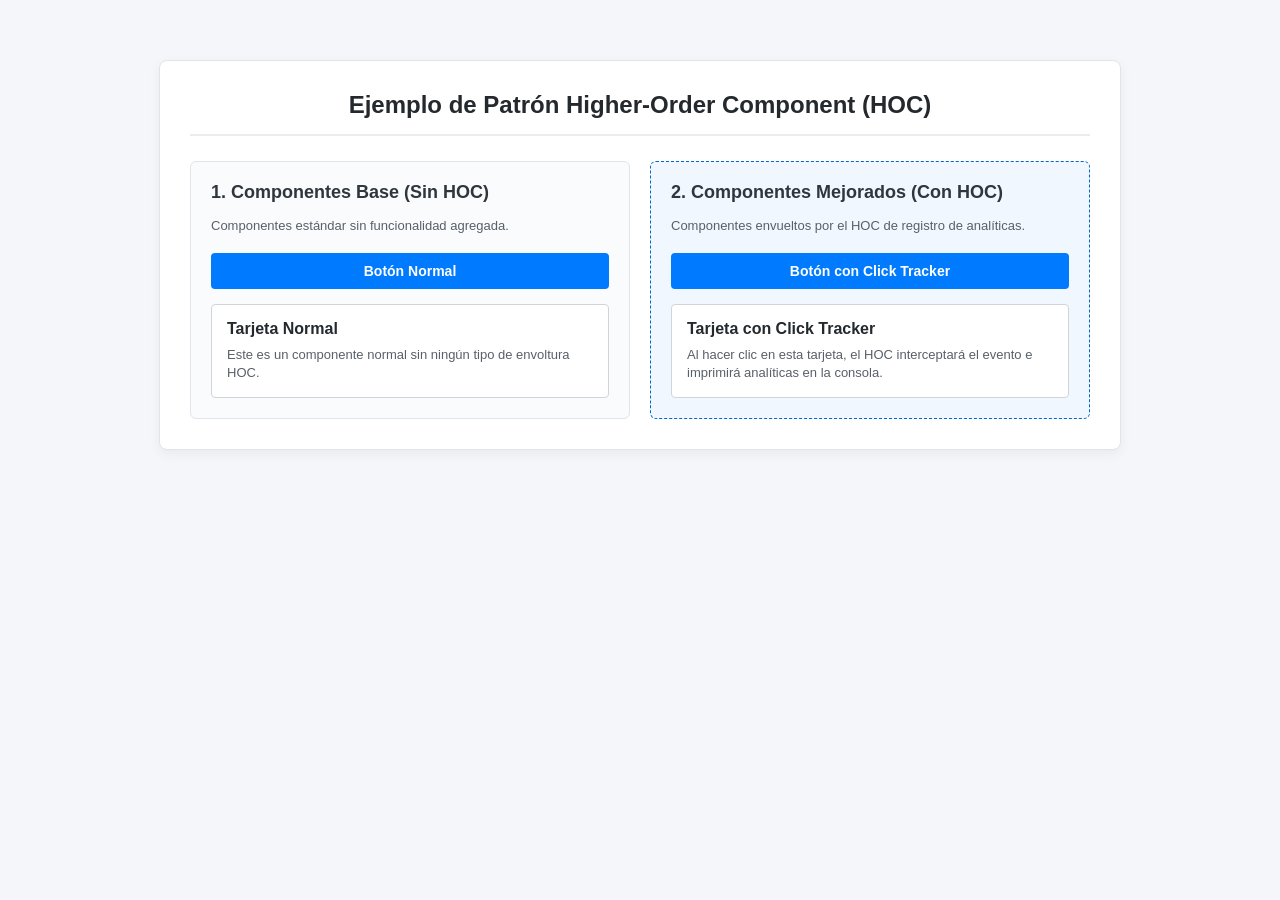
<file: clases/clase-06/actividades/index.html>
<!DOCTYPE html>
<html lang="es">
<head>
  <meta charset="UTF-8">
  <meta name="viewport" content="width=device-width, initial-scale=1.0">
  <title>Ejemplo Básico: Patrón de Diseño HOC</title>
  <link rel="stylesheet" href="style.css">
</head>
<body>

  <div class="main-container">
    
    <!-- CABECERA -->
    <header>
      <h1>Ejemplo de Patrón Higher-Order Component (HOC)</h1>
    </header>

    <!-- CONTENEDOR DE EJEMPLOS -->
    <main class="grid-examples">
      
      <!-- Bloque 1: Componentes Base -->
      <section class="example-box">
        <h2>1. Componentes Base (Sin HOC)</h2>
        <p class="section-desc">Componentes estándar sin funcionalidad agregada.</p>
        
        <div class="element-container">
          <div id="base-btn-mount"></div>
          <div id="base-card-mount"></div>
        </div>
      </section>

      <!-- Bloque 2: Componentes Mejorados -->
      <section class="example-box highlight-box">
        <h2>2. Componentes Mejorados (Con HOC)</h2>
        <p class="section-desc">Componentes envueltos por el HOC de registro de analíticas.</p>
        
        <div class="element-container">
          <div id="tracked-btn-mount"></div>
          <div id="tracked-card-mount"></div>
        </div>
      </section>

    </main>

  </div>

  <!-- SCRIPTS -->
  <script src="components.js"></script>
  <script src="app.js"></script>
</body>
</html>
</file>
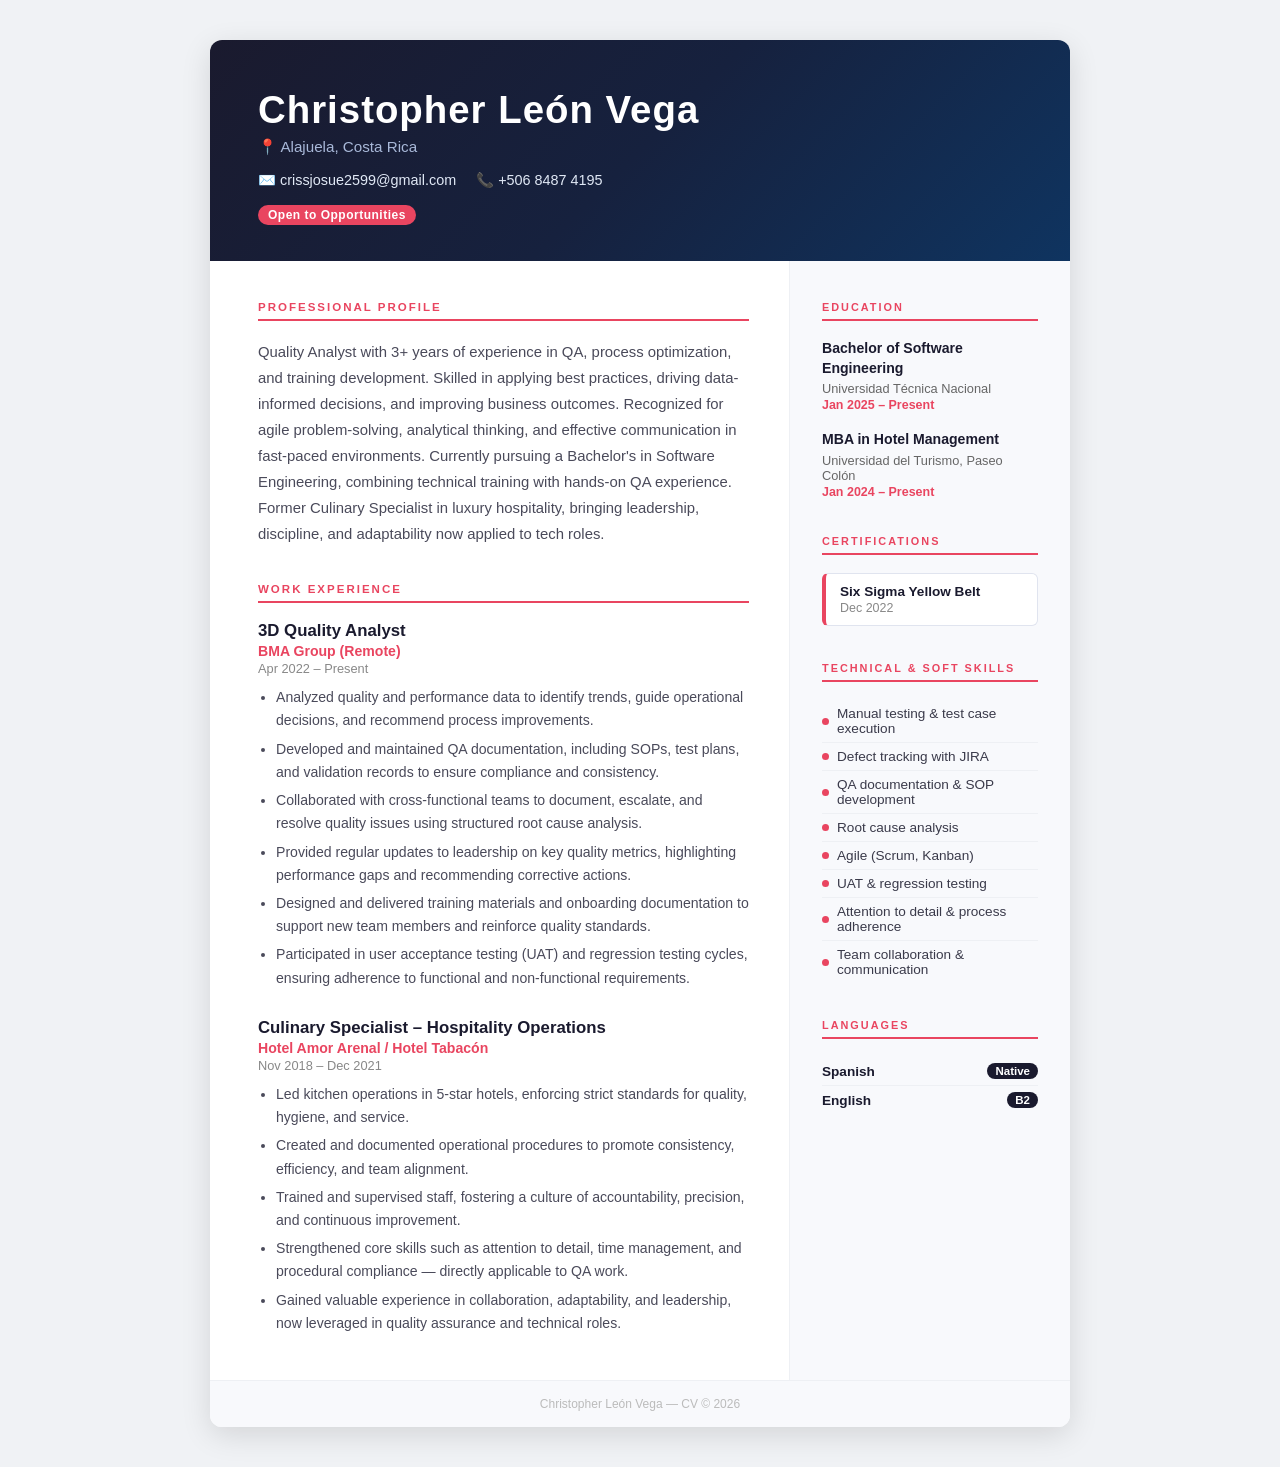
<file: clases/clase-02/actividades/resume.html>
<!DOCTYPE html>
<html lang="en">
<head>
  <meta charset="UTF-8" />
  <meta name="viewport" content="width=device-width, initial-scale=1.0"/>
  <title>Christopher León Vega – CV</title>
  <style>
    * { margin: 0; padding: 0; box-sizing: border-box; }

    body {
      font-family: 'Segoe UI', Tahoma, Geneva, Verdana, sans-serif;
      background: #f0f2f5;
      color: #2d2d2d;
      padding: 40px 20px;
    }

    .container {
      max-width: 860px;
      margin: 0 auto;
      background: #fff;
      border-radius: 12px;
      overflow: hidden;
      box-shadow: 0 8px 30px rgba(0,0,0,0.12);
    }

    /* Header */
    .header {
      background: linear-gradient(135deg, #1a1a2e 0%, #16213e 50%, #0f3460 100%);
      color: #fff;
      padding: 48px 48px 36px;
    }

    .header h1 {
      font-size: 2.4rem;
      font-weight: 700;
      letter-spacing: 1px;
      margin-bottom: 6px;
    }

    .header .location {
      font-size: 0.95rem;
      color: #a8b8d8;
      margin-bottom: 16px;
    }

    .contact-bar {
      display: flex;
      flex-wrap: wrap;
      gap: 20px;
      margin-top: 16px;
    }

    .contact-bar a,
    .contact-bar span {
      color: #e0e8f5;
      text-decoration: none;
      font-size: 0.9rem;
      display: flex;
      align-items: center;
      gap: 6px;
    }

    .contact-bar a:hover { color: #fff; }

    .badge {
      background: #e94560;
      color: #fff;
      font-size: 0.75rem;
      padding: 3px 10px;
      border-radius: 20px;
      font-weight: 600;
      letter-spacing: 0.5px;
      display: inline-block;
      margin-top: 16px;
    }

    /* Body layout */
    .body {
      display: grid;
      grid-template-columns: 1fr 280px;
    }

    /* Main column */
    .main { padding: 40px 40px 40px 48px; border-right: 1px solid #eef0f4; }

    /* Sidebar */
    .sidebar { padding: 40px 32px; background: #f8f9fc; }

    /* Section */
    section { margin-bottom: 36px; }

    section:last-child { margin-bottom: 0; }

    .section-title {
      font-size: 0.72rem;
      font-weight: 700;
      text-transform: uppercase;
      letter-spacing: 2px;
      color: #e94560;
      margin-bottom: 18px;
      padding-bottom: 6px;
      border-bottom: 2px solid #e94560;
    }

    /* Profile */
    .profile-text {
      font-size: 0.93rem;
      line-height: 1.75;
      color: #4a4a5a;
    }

    /* Experience */
    .job { margin-bottom: 28px; }
    .job:last-child { margin-bottom: 0; }

    .job-header { margin-bottom: 6px; }

    .job-title {
      font-size: 1.05rem;
      font-weight: 700;
      color: #1a1a2e;
    }

    .job-company {
      font-size: 0.88rem;
      color: #e94560;
      font-weight: 600;
      margin-top: 2px;
    }

    .job-period {
      font-size: 0.8rem;
      color: #888;
      margin-top: 2px;
    }

    .job ul {
      margin-top: 10px;
      padding-left: 18px;
    }

    .job ul li {
      font-size: 0.88rem;
      line-height: 1.65;
      color: #4a4a5a;
      margin-bottom: 5px;
    }

    /* Sidebar sections */
    .sidebar .section-title { font-size: 0.68rem; }

    /* Skills */
    .skill-item {
      font-size: 0.85rem;
      color: #3a3a4a;
      padding: 6px 0;
      border-bottom: 1px solid #eef0f4;
      display: flex;
      align-items: center;
      gap: 8px;
    }

    .skill-item::before {
      content: '';
      width: 7px;
      height: 7px;
      border-radius: 50%;
      background: #e94560;
      flex-shrink: 0;
    }

    .skill-item:last-child { border-bottom: none; }

    /* Education */
    .edu-item { margin-bottom: 18px; }
    .edu-item:last-child { margin-bottom: 0; }

    .edu-degree {
      font-size: 0.88rem;
      font-weight: 700;
      color: #1a1a2e;
      line-height: 1.4;
    }

    .edu-school {
      font-size: 0.8rem;
      color: #666;
      margin-top: 3px;
    }

    .edu-period {
      font-size: 0.78rem;
      color: #e94560;
      font-weight: 600;
      margin-top: 2px;
    }

    /* Certification */
    .cert-item {
      background: #fff;
      border: 1px solid #e0e4ef;
      border-left: 4px solid #e94560;
      border-radius: 6px;
      padding: 10px 14px;
      margin-bottom: 10px;
    }

    .cert-name {
      font-size: 0.85rem;
      font-weight: 700;
      color: #1a1a2e;
    }

    .cert-date {
      font-size: 0.78rem;
      color: #888;
      margin-top: 2px;
    }

    /* Languages */
    .lang-item {
      display: flex;
      justify-content: space-between;
      align-items: center;
      font-size: 0.85rem;
      padding: 6px 0;
      border-bottom: 1px solid #eef0f4;
    }

    .lang-item:last-child { border-bottom: none; }

    .lang-name { color: #1a1a2e; font-weight: 600; }

    .lang-level {
      background: #1a1a2e;
      color: #fff;
      font-size: 0.72rem;
      padding: 2px 8px;
      border-radius: 12px;
      font-weight: 600;
    }

    /* Footer */
    .footer {
      text-align: center;
      padding: 16px;
      font-size: 0.75rem;
      color: #bbb;
      background: #f8f9fc;
      border-top: 1px solid #eef0f4;
    }

    @media (max-width: 680px) {
      .body { grid-template-columns: 1fr; }
      .main { padding: 32px 24px; border-right: none; border-bottom: 1px solid #eef0f4; }
      .sidebar { padding: 32px 24px; }
      .header { padding: 36px 24px 28px; }
      .header h1 { font-size: 1.8rem; }
    }
  </style>
</head>
<body>

<div class="container">

  <!-- ===== HEADER ===== -->
  <div class="header">
    <h1>Christopher León Vega</h1>
    <div class="location">📍 Alajuela, Costa Rica</div>
    <div class="contact-bar">
      <a href="mailto:crissjosue2599@gmail.com">✉️ crissjosue2599@gmail.com</a>
      <span>📞 +506 8487 4195</span>
    </div>
    <span class="badge">Open to Opportunities</span>
  </div>

  <!-- ===== BODY ===== -->
  <div class="body">

    <!-- === MAIN COLUMN === -->
    <div class="main">

      <!-- Professional Profile -->
      <section>
        <div class="section-title">Professional Profile</div>
        <p class="profile-text">
          Quality Analyst with 3+ years of experience in QA, process optimization, and training
          development. Skilled in applying best practices, driving data-informed decisions, and
          improving business outcomes. Recognized for agile problem-solving, analytical thinking,
          and effective communication in fast-paced environments. Currently pursuing a Bachelor's
          in Software Engineering, combining technical training with hands-on QA experience.
          Former Culinary Specialist in luxury hospitality, bringing leadership, discipline, and
          adaptability now applied to tech roles.
        </p>
      </section>

      <!-- Work Experience -->
      <section>
        <div class="section-title">Work Experience</div>

        <div class="job">
          <div class="job-header">
            <div class="job-title">3D Quality Analyst</div>
            <div class="job-company">BMA Group (Remote)</div>
            <div class="job-period">Apr 2022 – Present</div>
          </div>
          <ul>
            <li>Analyzed quality and performance data to identify trends, guide operational decisions, and recommend process improvements.</li>
            <li>Developed and maintained QA documentation, including SOPs, test plans, and validation records to ensure compliance and consistency.</li>
            <li>Collaborated with cross-functional teams to document, escalate, and resolve quality issues using structured root cause analysis.</li>
            <li>Provided regular updates to leadership on key quality metrics, highlighting performance gaps and recommending corrective actions.</li>
            <li>Designed and delivered training materials and onboarding documentation to support new team members and reinforce quality standards.</li>
            <li>Participated in user acceptance testing (UAT) and regression testing cycles, ensuring adherence to functional and non-functional requirements.</li>
          </ul>
        </div>

        <div class="job">
          <div class="job-header">
            <div class="job-title">Culinary Specialist – Hospitality Operations</div>
            <div class="job-company">Hotel Amor Arenal / Hotel Tabacón</div>
            <div class="job-period">Nov 2018 – Dec 2021</div>
          </div>
          <ul>
            <li>Led kitchen operations in 5-star hotels, enforcing strict standards for quality, hygiene, and service.</li>
            <li>Created and documented operational procedures to promote consistency, efficiency, and team alignment.</li>
            <li>Trained and supervised staff, fostering a culture of accountability, precision, and continuous improvement.</li>
            <li>Strengthened core skills such as attention to detail, time management, and procedural compliance — directly applicable to QA work.</li>
            <li>Gained valuable experience in collaboration, adaptability, and leadership, now leveraged in quality assurance and technical roles.</li>
          </ul>
        </div>
      </section>

    </div><!-- /main -->

    <!-- === SIDEBAR === -->
    <div class="sidebar">

      <!-- Education -->
      <section>
        <div class="section-title">Education</div>

        <div class="edu-item">
          <div class="edu-degree">Bachelor of Software Engineering</div>
          <div class="edu-school">Universidad Técnica Nacional</div>
          <div class="edu-period">Jan 2025 – Present</div>
        </div>

        <div class="edu-item">
          <div class="edu-degree">MBA in Hotel Management</div>
          <div class="edu-school">Universidad del Turismo, Paseo Colón</div>
          <div class="edu-period">Jan 2024 – Present</div>
        </div>
      </section>

      <!-- Certifications -->
      <section>
        <div class="section-title">Certifications</div>
        <div class="cert-item">
          <div class="cert-name">Six Sigma Yellow Belt</div>
          <div class="cert-date">Dec 2022</div>
        </div>
      </section>

      <!-- Technical & Soft Skills -->
      <section>
        <div class="section-title">Technical &amp; Soft Skills</div>
        <div class="skill-item">Manual testing &amp; test case execution</div>
        <div class="skill-item">Defect tracking with JIRA</div>
        <div class="skill-item">QA documentation &amp; SOP development</div>
        <div class="skill-item">Root cause analysis</div>
        <div class="skill-item">Agile (Scrum, Kanban)</div>
        <div class="skill-item">UAT &amp; regression testing</div>
        <div class="skill-item">Attention to detail &amp; process adherence</div>
        <div class="skill-item">Team collaboration &amp; communication</div>
      </section>

      <!-- Languages -->
      <section>
        <div class="section-title">Languages</div>
        <div class="lang-item">
          <span class="lang-name">Spanish</span>
          <span class="lang-level">Native</span>
        </div>
        <div class="lang-item">
          <span class="lang-name">English</span>
          <span class="lang-level">B2</span>
        </div>
      </section>

    </div><!-- /sidebar -->
  </div><!-- /body -->

  <div class="footer">Christopher León Vega &mdash; CV &copy; 2026</div>
</div>

</body>
</html>
</file>
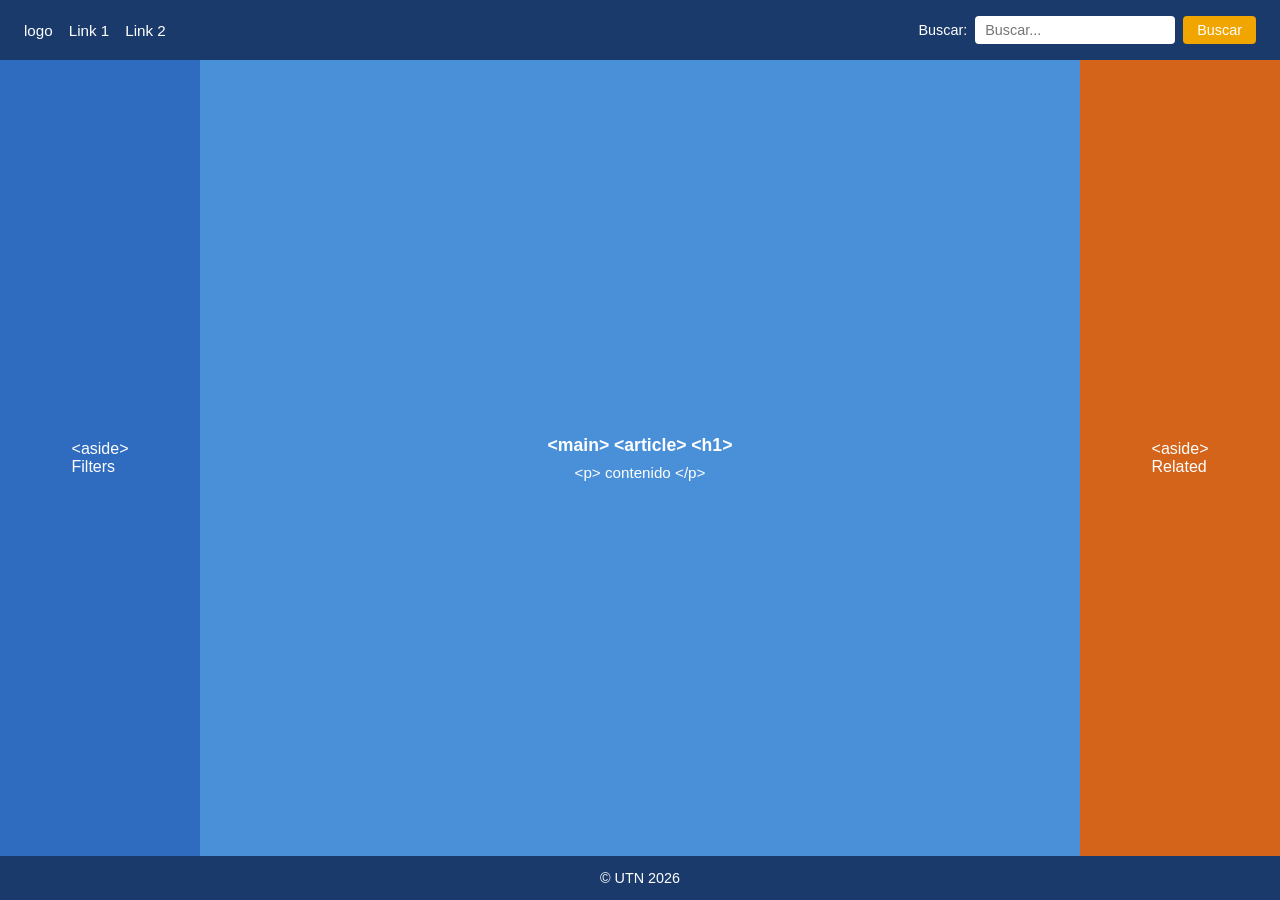
<file: clases/clase-02/actividades/workshop.html>
<!DOCTYPE html>
<html lang="es">
<head>
  <meta charset="UTF-8" />
  <meta name="viewport" content="width=device-width, initial-scale=1.0"/>
  <title>HTML Semántico · Workshop</title>
  <style>
    * { box-sizing: border-box; margin: 0; padding: 0; }

    body {
      font-family: 'Segoe UI', sans-serif;
      display: flex;
      flex-direction: column;
      min-height: 100vh;
      background: #f4f4f4;
    }

    header {
      background: #1a3a6b;
      color: white;
      padding: 16px 24px;
      display: flex;
      align-items: center;
      justify-content: space-between;
      gap: 16px;
    }

    header nav {
      display: flex;
      gap: 16px;
    }

    header nav a {
      color: white;
      text-decoration: none;
      font-size: 0.95rem;
    }

    header form {
      display: flex;
      align-items: center;
      gap: 8px;
    }

    header form label {
      color: white;
      font-size: 0.9rem;
    }

    header form input[type="search"] {
      padding: 6px 10px;
      border: none;
      border-radius: 4px;
      font-size: 0.9rem;
    }

    header form button {
      padding: 6px 14px;
      background: #f0a500;
      color: white;
      border: none;
      border-radius: 4px;
      font-size: 0.9rem;
      cursor: pointer;
    }

    .layout {
      display: flex;
      flex: 1;
      gap: 0;
    }

    aside {
      background: #2f6bbf;
      color: white;
      width: 200px;
      padding: 24px 16px;
      display: flex;
      align-items: center;
      justify-content: center;
      font-size: 1rem;
      flex-shrink: 0;
    }

    aside.related {
      background: #d4641a;
    }

    main {
      flex: 1;
      background: #4a90d9;
      color: white;
      padding: 32px 24px;
      display: flex;
      align-items: center;
      justify-content: center;
    }

    main article {
      text-align: center;
    }

    main article h1 {
      font-size: 1.1rem;
      margin-bottom: 8px;
    }

    main article p {
      font-size: 0.95rem;
    }

    footer {
      background: #1a3a6b;
      color: white;
      text-align: center;
      padding: 14px;
      font-size: 0.9rem;
    }
  </style>
</head>
<body>

  <header>
    <nav>
      <a href="#">logo</a>
      <a href="#">Link 1</a>
      <a href="#">Link 2</a>
    </nav>
    <form role="search">
      <label for="buscar">Buscar:</label>
      <input type="search" id="buscar" name="buscar" placeholder="Buscar..." />
      <button type="submit">Buscar</button>
    </form>
  </header>

  <div class="layout">
    <aside>
      &lt;aside&gt;<br/>Filters
    </aside>

    <main>
      <article>
        <h1>&lt;main&gt; &lt;article&gt; &lt;h1&gt;</h1>
        <p>&lt;p&gt; contenido &lt;/p&gt;</p>
      </article>
    </main>

    <aside class="related">
      &lt;aside&gt;<br/>Related
    </aside>
  </div>

  <footer>
    <p>&copy; UTN 2026</p>
  </footer>

</body>
</html>
</file>
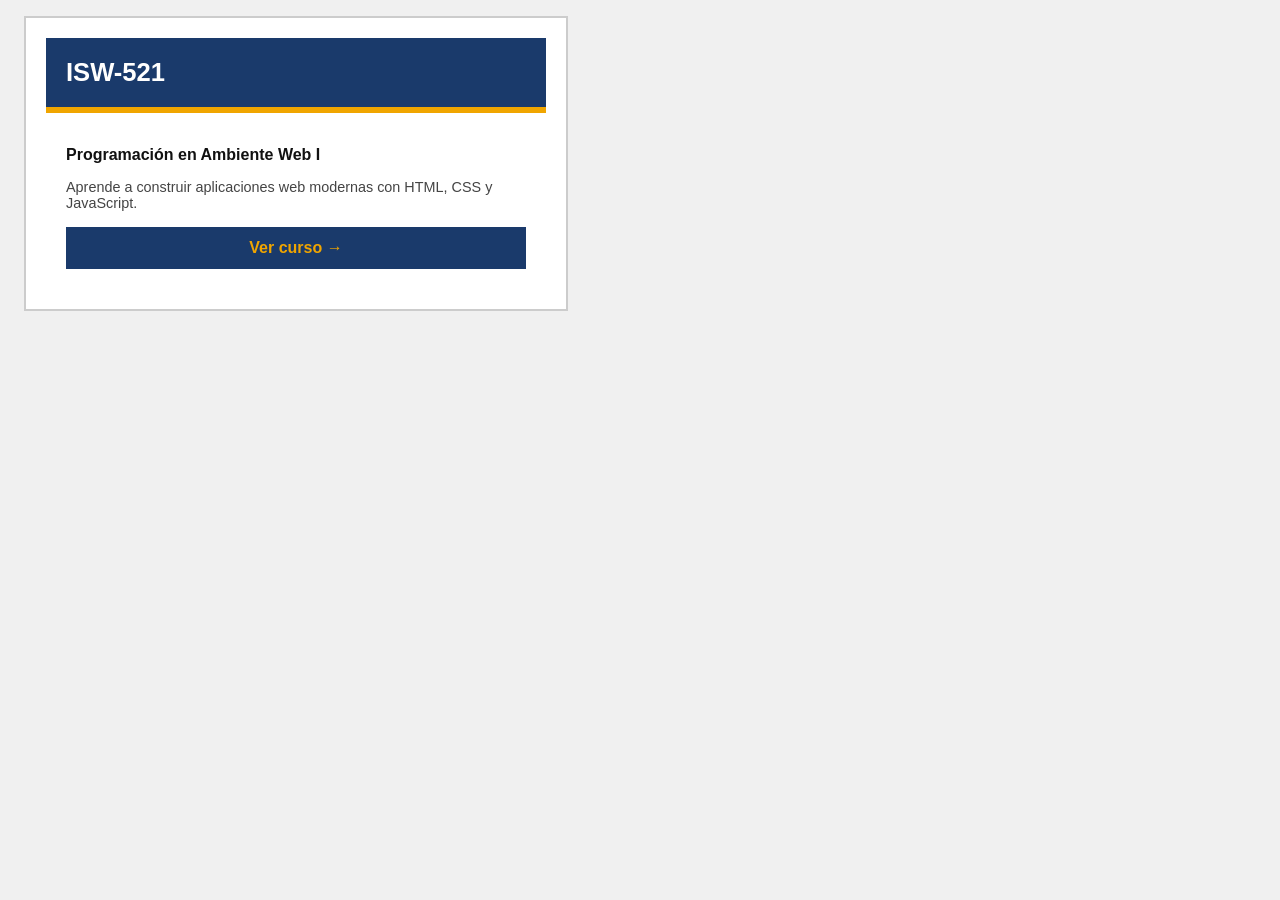
<file: clases/clase-03/actividades/card.html>
<!DOCTYPE html>
<html lang="es">
<head>
  <meta charset="UTF-8" />
  <title>Card ISW-521</title>
  <style>
    body {
      background: #f0f0f0;
      font-family: 'Segoe UI', sans-serif;
    }

    .card {
      width: 500px;
      margin: 16px;
      border: 2px solid #ccc;
      padding: 20px;
      background: #fff;
    }

    .card-header {
      background: #1a3a6b;
      color: white;
      padding: 20px;
      font-size: 1.6rem;
      font-weight: bold;
    }

    .card-line {
      height: 6px;
      background: #f0a500;
      margin: 0;
    }

    .card-body {
      padding: 20px;
    }

    .card-body h2 {
      font-size: 1rem;
      margin-bottom: 10px;
      color: #111;
    }

    .card-body p {
      font-size: 0.9rem;
      color: #444;
      margin-bottom: 16px;
    }

    .card-body a {
      display: block;
      background: #1a3a6b;
      color: #f0a500;
      text-align: center;
      padding: 12px;
      text-decoration: none;
      font-weight: bold;
    }
  </style>
</head>
<body>

  <div class="card">
    <div class="card-header">ISW-521</div>
    <div class="card-line"></div>
    <div class="card-body">
      <h2>Programación en Ambiente Web I</h2>
      <p>Aprende a construir aplicaciones web modernas con HTML, CSS y JavaScript.</p>
      <a href="#">Ver curso →</a>
    </div>
  </div>

</body>
</html>
</file>
<file: clases/clase-06/actividades/style.css>
/* 
  ESTILOS SIMPLIFICADOS - PATRÓN HOC DEMO
  Diseño básico, limpio y fácil de comprender para exposición.
*/

body {
  font-family: Arial, Helvetica, sans-serif;
  background-color: #f4f6f9;
  color: #333333;
  margin: 0;
  padding: 20px;
}

.main-container {
  max-width: 900px;
  margin: 40px auto;
  background-color: #ffffff;
  padding: 30px;
  border-radius: 8px;
  box-shadow: 0 4px 12px rgba(0, 0, 0, 0.05);
  border: 1px solid #e1e4e8;
}

/* Cabecera */
header {
  text-align: center;
  border-bottom: 2px solid #eaecef;
  padding-bottom: 15px;
  margin-bottom: 25px;
}

h1 {
  margin: 0;
  font-size: 24px;
  color: #24292e;
}

h2 {
  font-size: 18px;
  margin-top: 0;
  color: #2f363d;
}

/* Nota de información */
.info-note {
  background-color: #fff3cd;
  border: 1px solid #ffeeba;
  color: #856404;
  padding: 15px;
  border-radius: 5px;
  font-size: 14px;
  margin-bottom: 25px;
  line-height: 1.5;
}

/* Grid de Ejemplos */
.grid-examples {
  display: grid;
  grid-template-columns: 1fr;
  gap: 20px;
}

@media (min-width: 768px) {
  .grid-examples {
    grid-template-columns: 1fr 1fr;
  }
}

/* Bloques de ejemplo */
.example-box {
  border: 1px solid #e1e4e8;
  border-radius: 6px;
  padding: 20px;
  background-color: #fafbfc;
}

/* Destacar el bloque con HOC */
.highlight-box {
  border: 1px dashed #0066cc;
  background-color: #f0f7ff;
}

.section-desc {
  font-size: 13px;
  color: #586069;
  margin-top: 0;
  margin-bottom: 20px;
}

.element-container {
  display: flex;
  flex-direction: column;
  gap: 15px;
}

/* Componentes Básicos (Estilos del Botón y Tarjeta) */
.btn-simple {
  display: block;
  width: 100%;
  padding: 10px 15px;
  background-color: #007bff;
  color: #ffffff;
  border: none;
  border-radius: 4px;
  font-size: 14px;
  font-weight: bold;
  cursor: pointer;
  text-align: center;
  transition: background-color 0.2s;
}

.btn-simple:hover {
  background-color: #0056b3;
}

.card-simple {
  background-color: #ffffff;
  border: 1px solid #d1d5da;
  border-radius: 4px;
  padding: 15px;
  cursor: pointer;
  transition: border-color 0.2s, box-shadow 0.2s;
}

.card-simple:hover {
  border-color: #0366d6;
  box-shadow: 0 2px 8px rgba(0, 0, 0, 0.05);
}

.card-simple h3 {
  margin-top: 0;
  margin-bottom: 8px;
  font-size: 16px;
  color: #24292e;
}

.card-simple p {
  margin: 0;
  font-size: 13px;
  color: #586069;
  line-height: 1.4;
}
</file>
